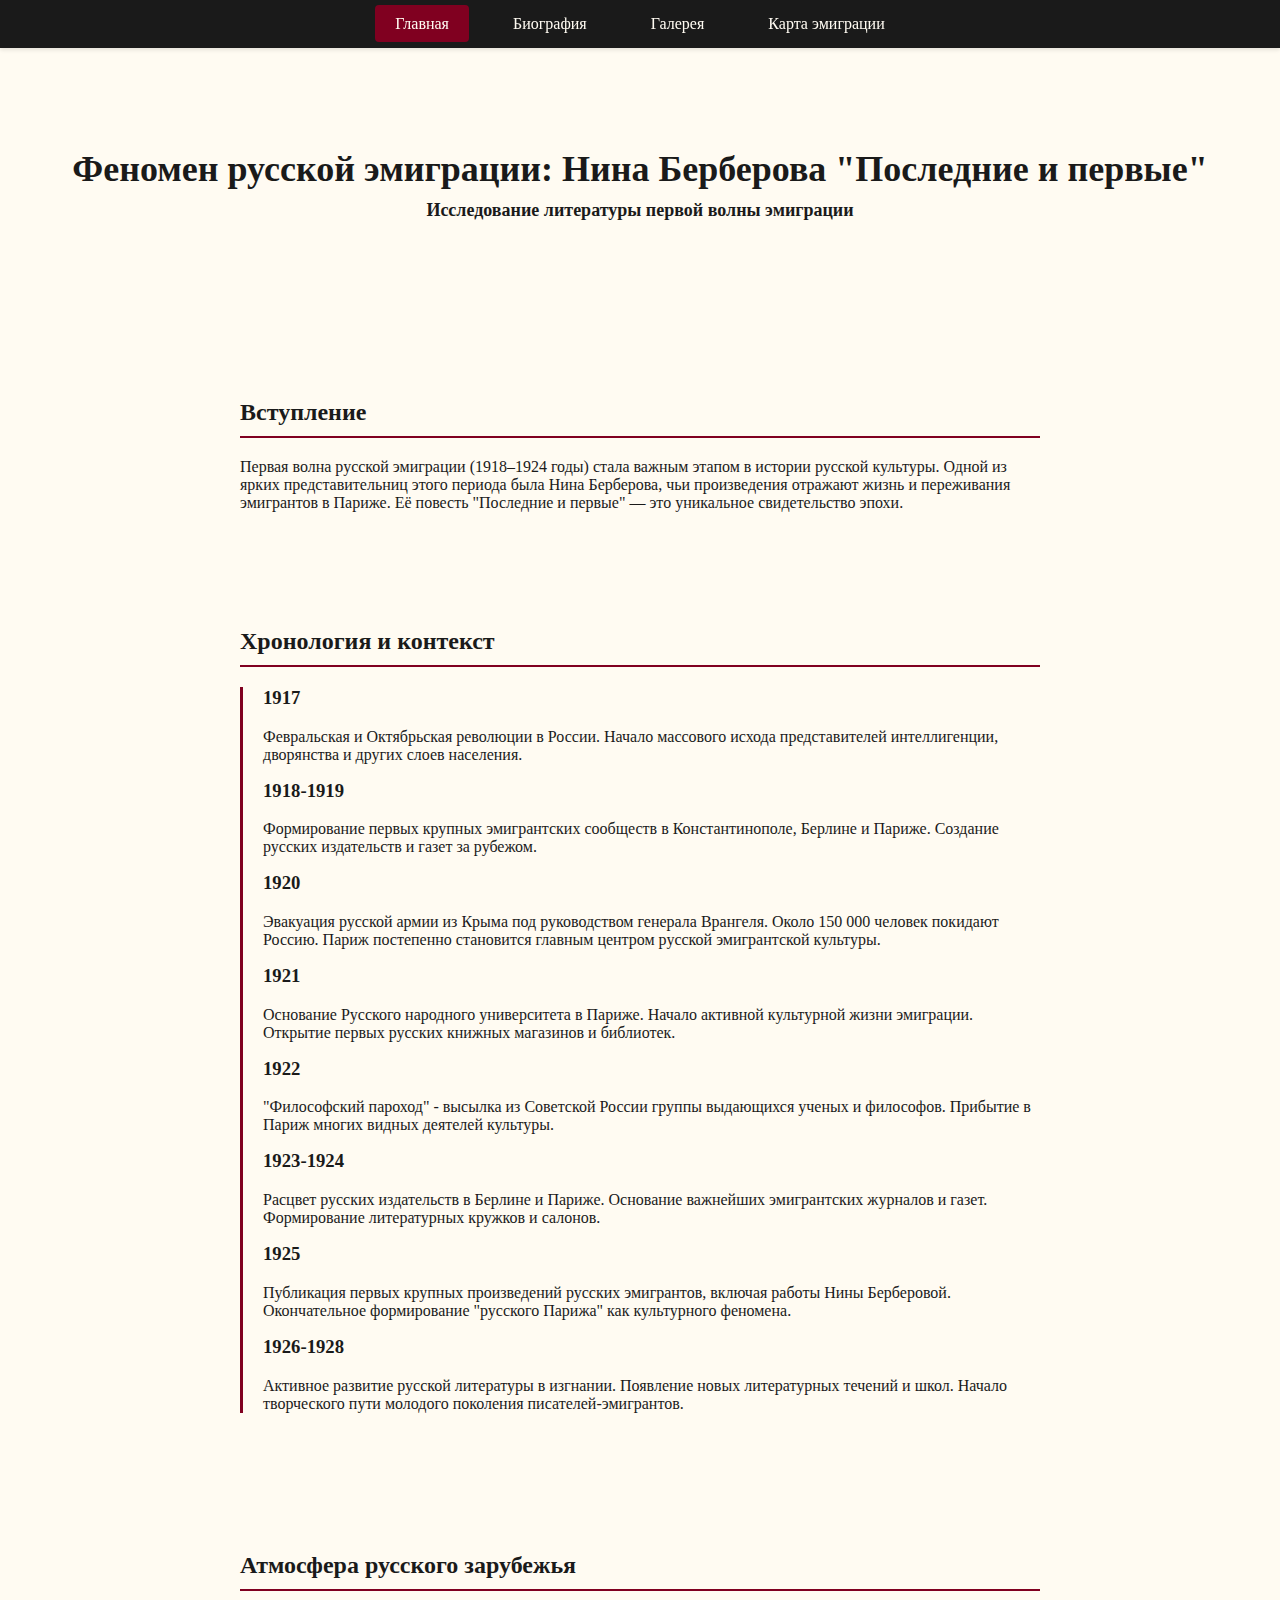
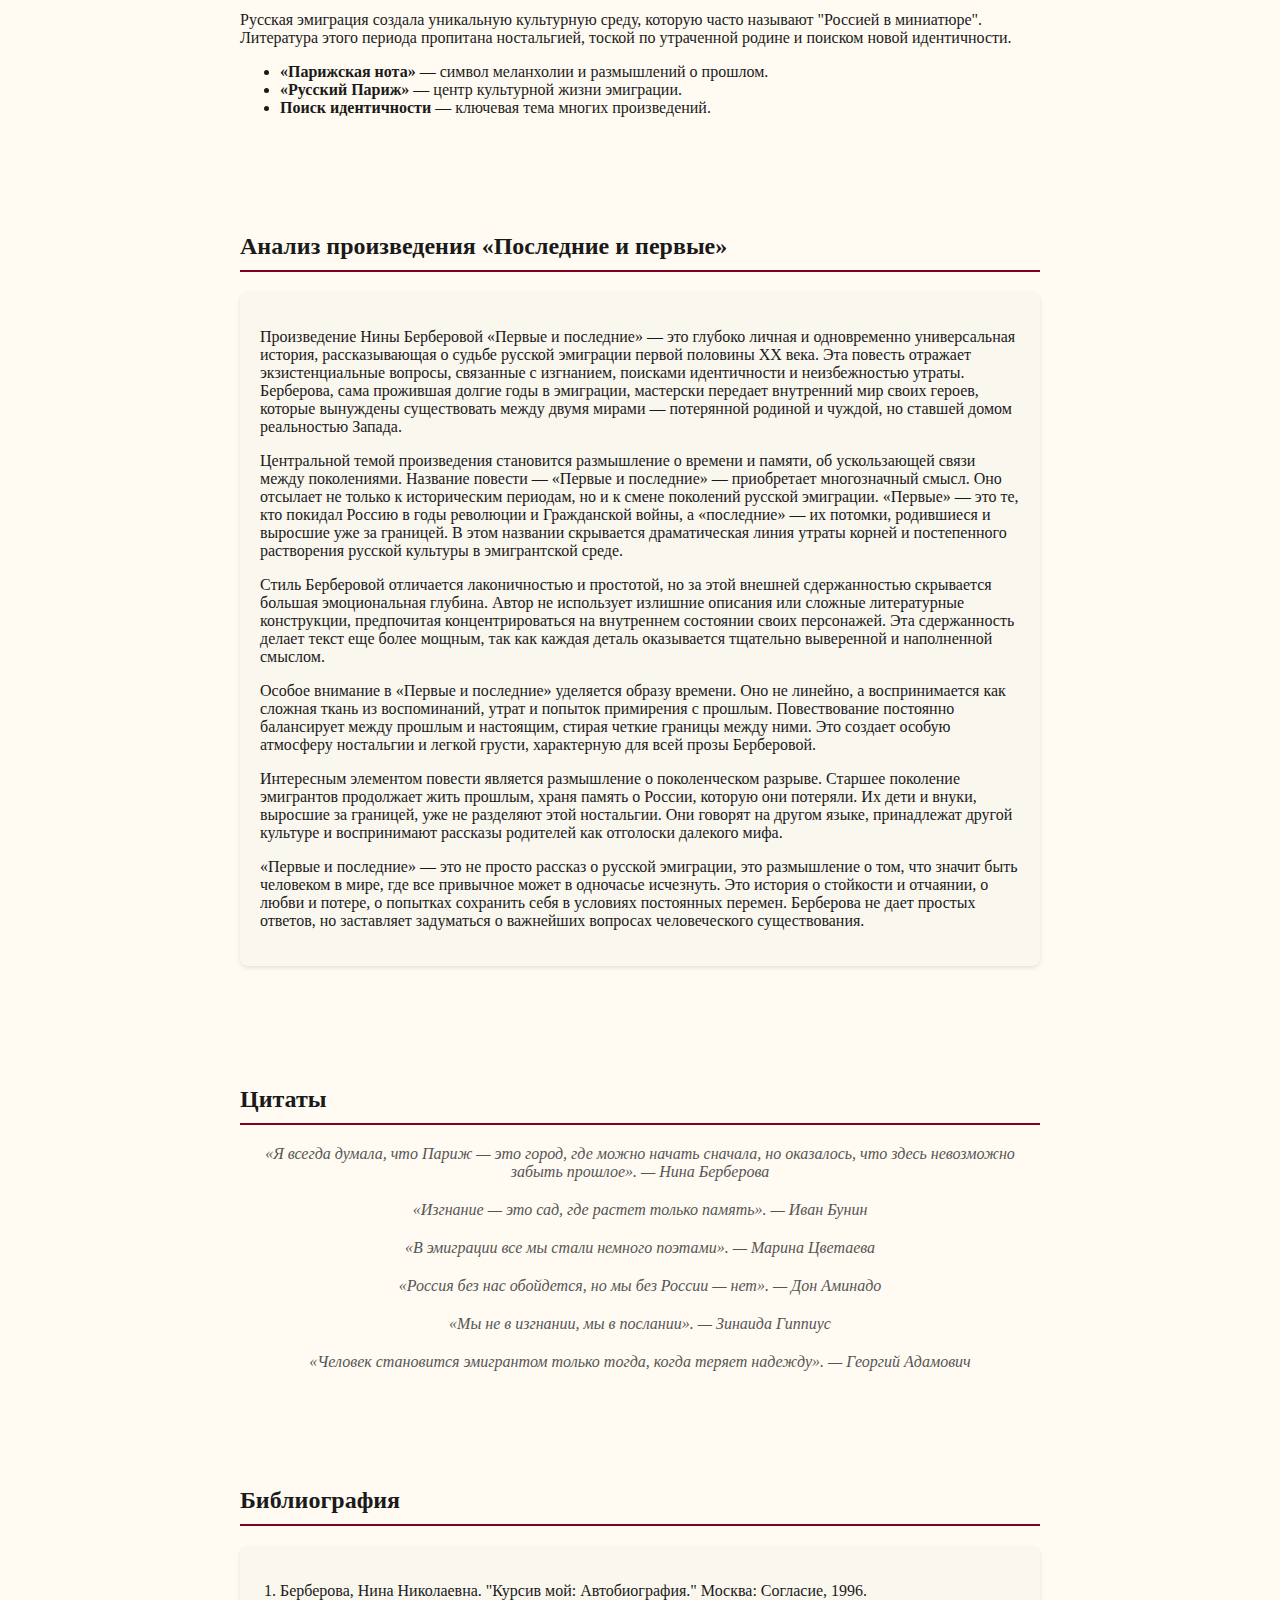
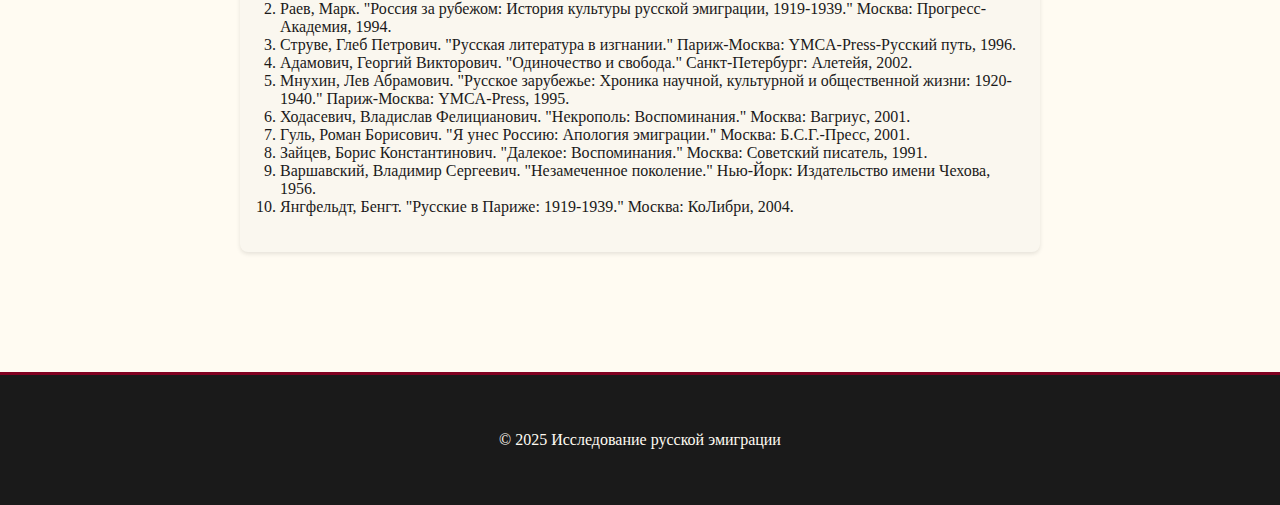
<file: index.html>
<!DOCTYPE html>
<html lang="ru">
<head>
    <meta charset="UTF-8">
    <meta name="viewport" content="width=device-width, initial-scale=1.0">
    <title>russian-emigration-letovo</title>
    <link rel="stylesheet" href="assets/css/style.css">
</head>
<body>
    <nav class="navigation">
        <a href="index.html" class="active">Главная</a>
        <a href="pages/biography.html">Биография</a>
        <a href="pages/gallery.html">Галерея</a>
        <a href="pages/map.html">Карта эмиграции</a>
    </nav>
    <header>
        <h1>Феномен русской эмиграции: Нина Берберова "Последние и первые"</h1>
        <h3>Исследование литературы первой волны эмиграции</h3>
    </header>

    <section>
        <h2>Вступление</h2>
        <p>Первая волна русской эмиграции (1918–1924 годы) стала важным этапом в истории русской культуры. Одной из ярких представительниц этого периода была Нина Берберова, чьи произведения отражают жизнь и переживания эмигрантов в Париже. Её повесть "Последние и первые" — это уникальное свидетельство эпохи.</p>
    </section>

    <section>
        <h2>Хронология и контекст</h2>
        <div class="timeline">
            <h3>1917</h3>
            <p>Февральская и Октябрьская революции в России. Начало массового исхода представителей интеллигенции, дворянства и других слоев населения.</p>
            
            <h3>1918-1919</h3>
            <p>Формирование первых крупных эмигрантских сообществ в Константинополе, Берлине и Париже. Создание русских издательств и газет за рубежом.</p>
            
            <h3>1920</h3>
            <p>Эвакуация русской армии из Крыма под руководством генерала Врангеля. Около 150 000 человек покидают Россию. Париж постепенно становится главным центром русской эмигрантской культуры.</p>
            
            <h3>1921</h3>
            <p>Основание Русского народного университета в Париже. Начало активной культурной жизни эмиграции. Открытие первых русских книжных магазинов и библиотек.</p>
            
            <h3>1922</h3>
            <p>"Философский пароход" - высылка из Советской России группы выдающихся ученых и философов. Прибытие в Париж многих видных деятелей культуры.</p>
            
            <h3>1923-1924</h3>
            <p>Расцвет русских издательств в Берлине и Париже. Основание важнейших эмигрантских журналов и газет. Формирование литературных кружков и салонов.</p>
            
            <h3>1925</h3>
            <p>Публикация первых крупных произведений русских эмигрантов, включая работы Нины Берберовой. Окончательное формирование "русского Парижа" как культурного феномена.</p>
            
            <h3>1926-1928</h3>
            <p>Активное развитие русской литературы в изгнании. Появление новых литературных течений и школ. Начало творческого пути молодого поколения писателей-эмигрантов.</p>
        </div>
    </section>

    <section>
        <h2>Атмосфера русского зарубежья</h2>
        <p>Русская эмиграция создала уникальную культурную среду, которую часто называют "Россией в миниатюре". Литература этого периода пропитана ностальгией, тоской по утраченной родине и поиском новой идентичности.</p>
        <ul>
            <li><strong>«Парижская нота»</strong> — символ меланхолии и размышлений о прошлом.</li>
            <li><strong>«Русский Париж»</strong> — центр культурной жизни эмиграции.</li>
            <li><strong>Поиск идентичности</strong> — ключевая тема многих произведений.</li>
        </ul>
    </section>

    <section>
        <h2>Анализ произведения «Последние и первые»</h2>
        <div class="card">
            <p>Произведение Нины Берберовой «Первые и последние» — это глубоко личная и одновременно универсальная история, рассказывающая о судьбе русской эмиграции первой половины XX века. Эта повесть отражает экзистенциальные вопросы, связанные с изгнанием, поисками идентичности и неизбежностью утраты. Берберова, сама прожившая долгие годы в эмиграции, мастерски передает внутренний мир своих героев, которые вынуждены существовать между двумя мирами — потерянной родиной и чуждой, но ставшей домом реальностью Запада.</p>

            <p>Центральной темой произведения становится размышление о времени и памяти, об ускользающей связи между поколениями. Название повести — «Первые и последние» — приобретает многозначный смысл. Оно отсылает не только к историческим периодам, но и к смене поколений русской эмиграции. «Первые» — это те, кто покидал Россию в годы революции и Гражданской войны, а «последние» — их потомки, родившиеся и выросшие уже за границей. В этом названии скрывается драматическая линия утраты корней и постепенного растворения русской культуры в эмигрантской среде.</p>

            <p>Стиль Берберовой отличается лаконичностью и простотой, но за этой внешней сдержанностью скрывается большая эмоциональная глубина. Автор не использует излишние описания или сложные литературные конструкции, предпочитая концентрироваться на внутреннем состоянии своих персонажей. Эта сдержанность делает текст еще более мощным, так как каждая деталь оказывается тщательно выверенной и наполненной смыслом.</p>

            <p>Особое внимание в «Первые и последние» уделяется образу времени. Оно не линейно, а воспринимается как сложная ткань из воспоминаний, утрат и попыток примирения с прошлым. Повествование постоянно балансирует между прошлым и настоящим, стирая четкие границы между ними. Это создает особую атмосферу ностальгии и легкой грусти, характерную для всей прозы Берберовой.</p>

            <p>Интересным элементом повести является размышление о поколенческом разрыве. Старшее поколение эмигрантов продолжает жить прошлым, храня память о России, которую они потеряли. Их дети и внуки, выросшие за границей, уже не разделяют этой ностальгии. Они говорят на другом языке, принадлежат другой культуре и воспринимают рассказы родителей как отголоски далекого мифа.</p>

            <p>«Первые и последние» — это не просто рассказ о русской эмиграции, это размышление о том, что значит быть человеком в мире, где все привычное может в одночасье исчезнуть. Это история о стойкости и отчаянии, о любви и потере, о попытках сохранить себя в условиях постоянных перемен. Берберова не дает простых ответов, но заставляет задуматься о важнейших вопросах человеческого существования.</p>
        </div>
    </section>

    <section>
        <h2>Цитаты</h2>
        <p class="quote">«Я всегда думала, что Париж — это город, где можно начать сначала, но оказалось, что здесь невозможно забыть прошлое». — Нина Берберова</p>
        <p class="quote">«Изгнание — это сад, где растет только память». — Иван Бунин</p>
        <p class="quote">«В эмиграции все мы стали немного поэтами». — Марина Цветаева</p>
        <p class="quote">«Россия без нас обойдется, но мы без России — нет». — Дон Аминадо</p>
        <p class="quote">«Мы не в изгнании, мы в послании». — Зинаида Гиппиус</p>
        <p class="quote">«Человек становится эмигрантом только тогда, когда теряет надежду». — Георгий Адамович</p>
    </section>

    <section>
        <h2>Библиография</h2>
        <div class="card">
            <ol style="padding-left: 20px; text-align: left;">
                <li>Берберова, Нина Николаевна. "Курсив мой: Автобиография." Москва: Согласие, 1996.</li>
                <li>Раев, Марк. "Россия за рубежом: История культуры русской эмиграции, 1919-1939." Москва: Прогресс-Академия, 1994.</li>
                <li>Струве, Глеб Петрович. "Русская литература в изгнании." Париж-Москва: YMCA-Press-Русский путь, 1996.</li>
                <li>Адамович, Георгий Викторович. "Одиночество и свобода." Санкт-Петербург: Алетейя, 2002.</li>
                <li>Мнухин, Лев Абрамович. "Русское зарубежье: Хроника научной, культурной и общественной жизни: 1920-1940." Париж-Москва: YMCA-Press, 1995.</li>
                <li>Ходасевич, Владислав Фелицианович. "Некрополь: Воспоминания." Москва: Вагриус, 2001.</li>
                <li>Гуль, Роман Борисович. "Я унес Россию: Апология эмиграции." Москва: Б.С.Г.-Пресс, 2001.</li>
                <li>Зайцев, Борис Константинович. "Далекое: Воспоминания." Москва: Советский писатель, 1991.</li>
                <li>Варшавский, Владимир Сергеевич. "Незамеченное поколение." Нью-Йорк: Издательство имени Чехова, 1956.</li>
                <li>Янгфельдт, Бенгт. "Русские в Париже: 1919-1939." Москва: КоЛибри, 2004.</li>
            </ol>
        </div>
    </section>

    <footer>
        <p>© 2025 Исследование русской эмиграции</p>
    </footer>
</body>
</html>
</file>
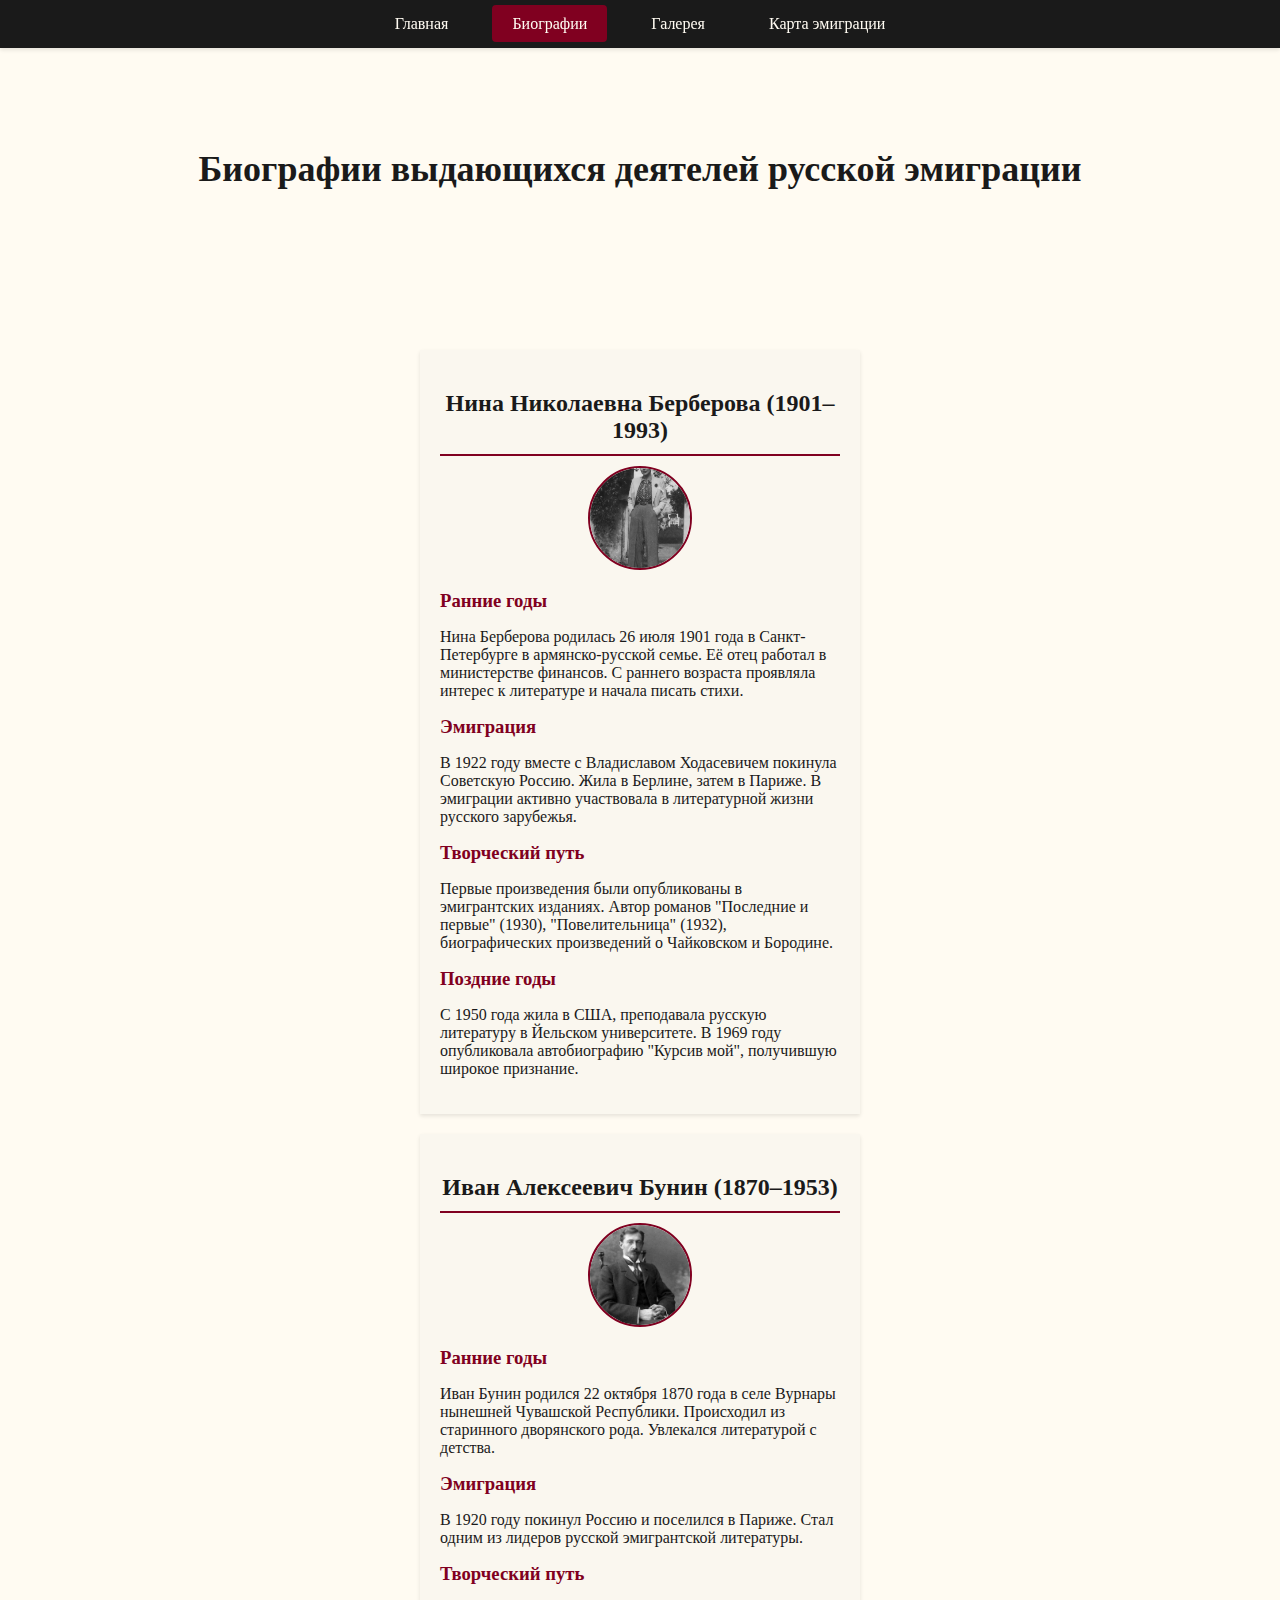
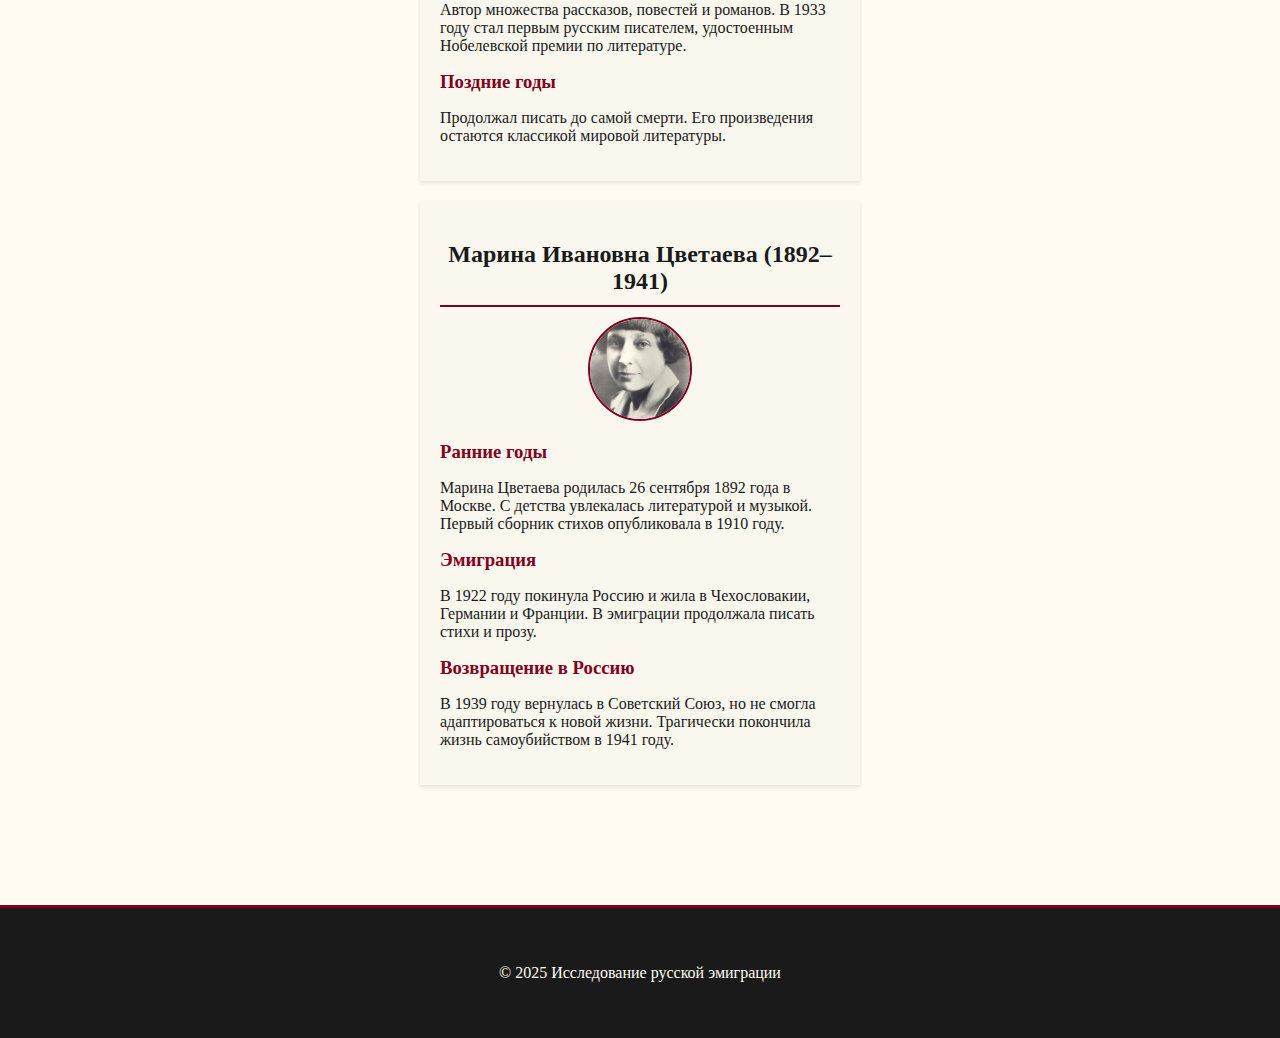
<file: pages/biography.html>
<!DOCTYPE html>
<html lang="ru">
<head>
    <meta charset="UTF-8">
    <meta name="viewport" content="width=device-width, initial-scale=1.0">
    <title>Биографии русских эмигрантов</title>
    <link rel="stylesheet" href="../assets/css/style.css">
</head>
<body>
    <nav class="navigation">
        <a href="../index.html">Главная</a>
        <a href="biography.html" class="active">Биографии</a>
        <a href="gallery.html">Галерея</a>
        <a href="map.html">Карта эмиграции</a>
    </nav>
    <header class="biography-header">
        <h1>Биографии выдающихся деятелей русской эмиграции</h1>
    </header>
    <section>
        <!-- Карточки с биографиями -->
        <div class="biographies">
            <!-- Биография Нины Берберовой -->
            <div class="biography-card">
                <h2>Нина Николаевна Берберова (1901–1993)</h2>
                <img src="../assets/img/IMG_1737.jpeg" alt="Нина Берберова" class="author-image">
                <div class="bio-content">
                    <h3>Ранние годы</h3>
                    <p>Нина Берберова родилась 26 июля 1901 года в Санкт-Петербурге в армянско-русской семье. Её отец работал в министерстве финансов. С раннего возраста проявляла интерес к литературе и начала писать стихи.</p>
                    <h3>Эмиграция</h3>
                    <p>В 1922 году вместе с Владиславом Ходасевичем покинула Советскую Россию. Жила в Берлине, затем в Париже. В эмиграции активно участвовала в литературной жизни русского зарубежья.</p>
                    <h3>Творческий путь</h3>
                    <p>Первые произведения были опубликованы в эмигрантских изданиях. Автор романов "Последние и первые" (1930), "Повелительница" (1932), биографических произведений о Чайковском и Бородине.</p>
                    <h3>Поздние годы</h3>
                    <p>С 1950 года жила в США, преподавала русскую литературу в Йельском университете. В 1969 году опубликовала автобиографию "Курсив мой", получившую широкое признание.</p>
                </div>
            </div>

            <!-- Биография Ивана Бунина -->
            <div class="biography-card">
                <h2>Иван Алексеевич Бунин (1870–1953)</h2>
                <img src="../assets/img/ivan_bunin.jpg" alt="Иван Бунин" class="author-image">
                <div class="bio-content">
                    <h3>Ранние годы</h3>
                    <p>Иван Бунин родился 22 октября 1870 года в селе Вурнары нынешней Чувашской Республики. Происходил из старинного дворянского рода. Увлекался литературой с детства.</p>
                    <h3>Эмиграция</h3>
                    <p>В 1920 году покинул Россию и поселился в Париже. Стал одним из лидеров русской эмигрантской литературы.</p>
                    <h3>Творческий путь</h3>
                    <p>Автор множества рассказов, повестей и романов. В 1933 году стал первым русским писателем, удостоенным Нобелевской премии по литературе.</p>
                    <h3>Поздние годы</h3>
                    <p>Продолжал писать до самой смерти. Его произведения остаются классикой мировой литературы.</p>
                </div>
            </div>

            <!-- Биография Марины Цветаевой -->
            <div class="biography-card">
                <h2>Марина Ивановна Цветаева (1892–1941)</h2>
                <img src="../assets/img/marina_tsvetaeva.jpg" alt="Марина Цветаева" class="author-image">
                <div class="bio-content">
                    <h3>Ранние годы</h3>
                    <p>Марина Цветаева родилась 26 сентября 1892 года в Москве. С детства увлекалась литературой и музыкой. Первый сборник стихов опубликовала в 1910 году.</p>
                    <h3>Эмиграция</h3>
                    <p>В 1922 году покинула Россию и жила в Чехословакии, Германии и Франции. В эмиграции продолжала писать стихи и прозу.</p>
                    <h3>Возвращение в Россию</h3>
                    <p>В 1939 году вернулась в Советский Союз, но не смогла адаптироваться к новой жизни. Трагически покончила жизнь самоубийством в 1941 году.</p>
                </div>
            </div>
        </div>
    </section>
    <footer>
        <p>© 2025 Исследование русской эмиграции</p>
    </footer>
</body>
</html>
</file>
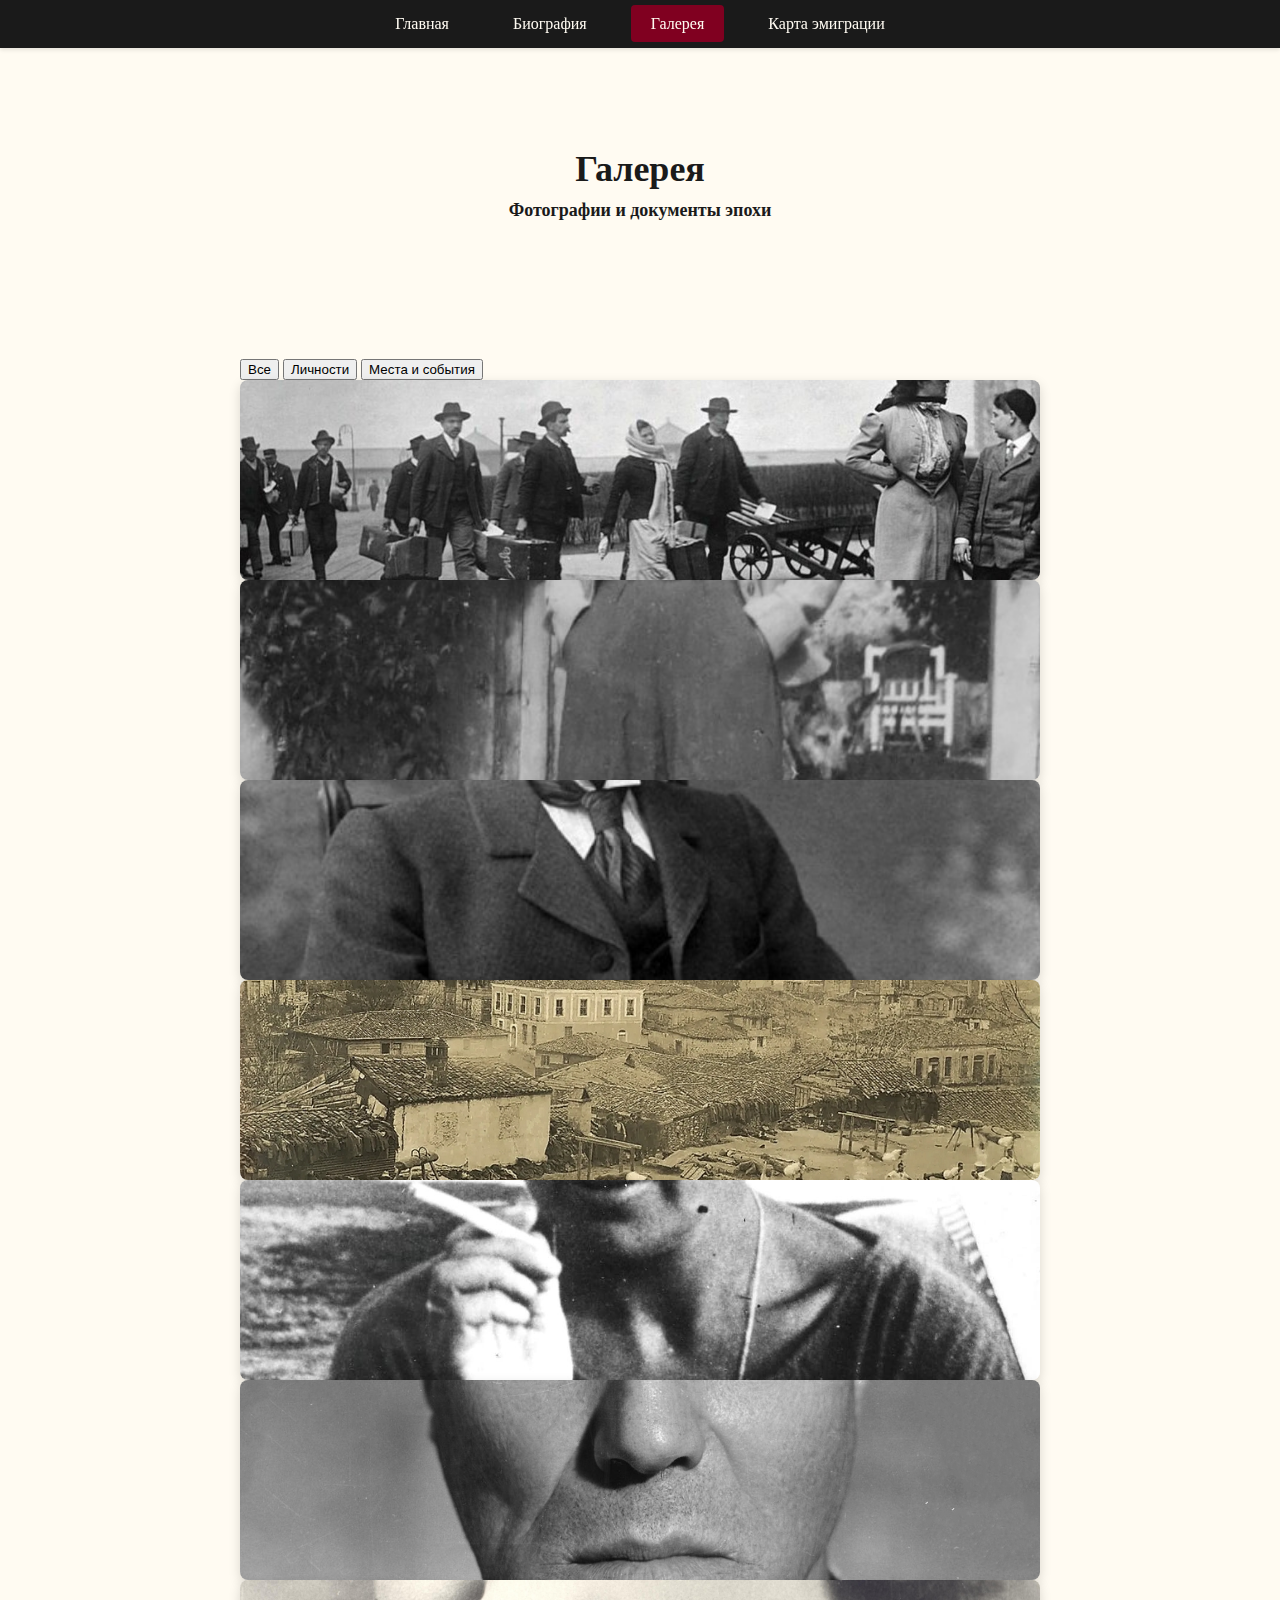
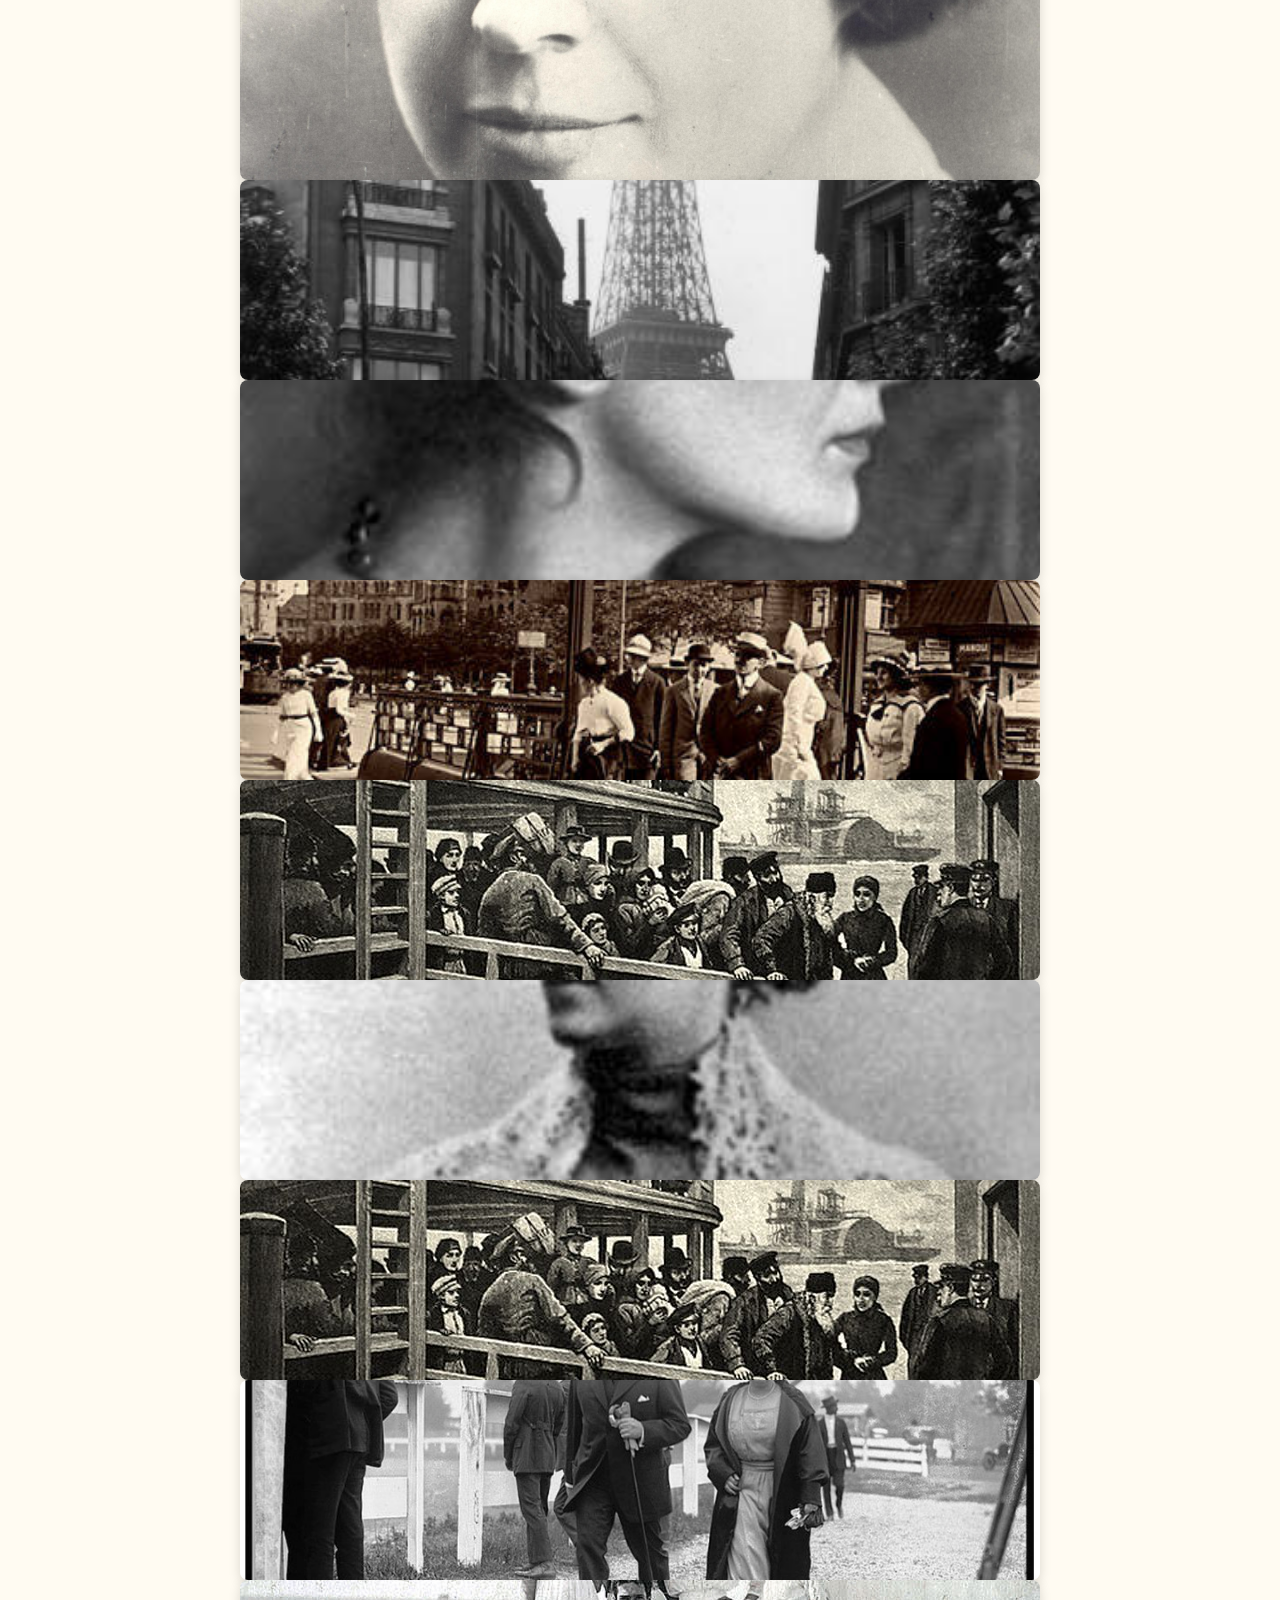
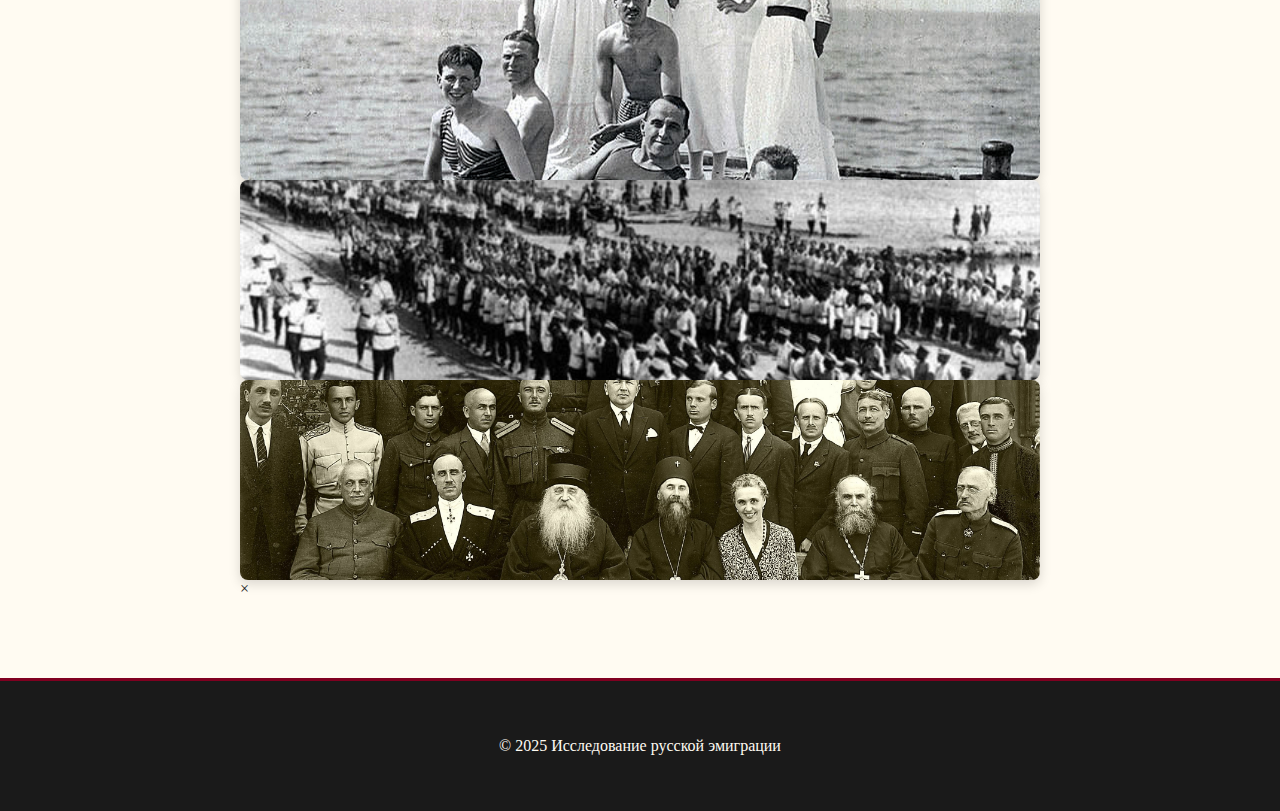
<file: pages/gallery.html>
<!DOCTYPE html>
<html lang="ru">
<head>
    <meta charset="UTF-8">
    <meta name="viewport" content="width=device-width, initial-scale=1.0">
    <title>Галерея - Русская эмиграция</title>
    <link rel="stylesheet" href="../assets/css/style.css">
</head>
<body>
    <nav class="navigation">
        <a href="../index.html">Главная</a>
        <a href="biography.html">Биография</a>
        <a href="gallery.html" class="active">Галерея</a>
        <a href="map.html">Карта эмиграции</a>
    </nav>
    <header class="gallery-header">
        <h1>Галерея</h1>
        <h3>Фотографии и документы эпохи</h3>
    </header>
<section class="full-width-gallery">
        <div class="filter-controls">
            <button class="filter-btn active" data-filter="all">Все</button>
            <button class="filter-btn" data-filter="people">Личности</button>
            <button class="filter-btn" data-filter="places">Места и события</button>
        </div>

        <div class="gallery-masonry" id="galleryContainer">
            <!-- Item 1: Places -->
            <div class="gallery-item" data-category="places">
                <img src="../assets/img/IMG_1744.jpeg" alt="Русские беженцы, 1919 год" loading="lazy">
                <div class="gallery-caption">Русские беженцы, 1919 год</div>
            </div>

            <!-- Item 2: People -->
            <div class="gallery-item" data-category="people">
                <img src="../assets/img/IMG_1737.jpeg" alt="Нина Берберова" loading="lazy">
                <div class="gallery-caption">Нина Берберова</div>
            </div>

            <!-- Item 3: People (Bunin) -->
            <div class="gallery-item" data-category="people">
                <img src="../assets/img/ivan_bunin.jpg" alt="Иван Бунин" loading="lazy">
                <div class="gallery-caption">Иван Бунин: Жизнь в Грассе</div>
            </div>

            <!-- Item 4: People -->
            <div class="gallery-item" data-category="people">
                <img src="../assets/img/IMG_1735.jpeg" alt="Русские эмигранты" loading="lazy">
                <div class="gallery-caption">Русские эмигранты: Ожидание виз</div>
            </div>

            <!-- Item 5: People -->
            <div class="gallery-item" data-category="people">
                <img src="../assets/img/IMG_1738.jpeg" alt="Марина Цветаева" loading="lazy">
                <div class="gallery-caption">Марина Цветаева</div>
            </div>

            <!-- Item 6: People -->
            <div class="gallery-item" data-category="people">
                <img src="../assets/img/Boris_Pasternak_1959_photo.jpg" alt="Борис Пастернак" loading="lazy">
                <div class="gallery-caption">Борис Пастернак</div>
            </div>

            <!-- Item 7: People (Tsvetaeva alt) -->
            <div class="gallery-item" data-category="people">
                <img src="../assets/img/marina_tsvetaeva.jpg" alt="Марина Цветаева (Портрет)" loading="lazy">
                <div class="gallery-caption">Марина Цветаева (Портрет)</div>
            </div>

            <!-- Item 8: Places/Documents (IMG_1742) -->
            <div class="gallery-item" data-category="places">
                <img src="../assets/img/IMG_1742.png" alt="Литературные заметки" loading="lazy">
                <div class="gallery-caption">Литературные заметки и рукописи</div>
            </div>

            <!-- Item 9: People -->
            <div class="gallery-item" data-category="people">
                <img src="../assets/img/IMG_1746.jpeg" alt="Анна Ахматова" loading="lazy">
                <div class="gallery-caption">Анна Ахматова</div>
            </div>

            <!-- Item 10: Places (Berlin) -->
            <div class="gallery-item" data-category="places">
                <img src="../assets/img/IMG_1747.jpeg" alt="Русский Берлин" loading="lazy">
                <div class="gallery-caption">Русский Берлин: Центр эмиграции 1920-х</div>
            </div>

            <!-- Item 11: Places (Constantinople) -->
            <div class="gallery-item" data-category="places">
                <img src="../assets/img/russian_emigres_in_constantinople.jpg" alt="Русские в Константинополе" loading="lazy">
                <div class="gallery-caption">Русские эмигранты в Константинополе</div>
            </div>

            <!-- Item 12: People -->
            <div class="gallery-item" data-category="people">
                <img src="../assets/img/Gippius_1910s.jpg" alt="Зинаида Гиппиус" loading="lazy">
                <div class="gallery-caption">Зинаида Гиппиус "Зеленая лампа"</div>
            </div>

            <!-- Item 13: People (IMG_1733) -->
            <div class="gallery-item" data-category="people">
                <img src="../assets/img/IMG_1733.jpeg" alt="Группа писателей" loading="lazy">
                <div class="gallery-caption">Группа писателей-эмигрантов</div>
            </div>

            <!-- Item 14: People -->
            <div class="gallery-item" data-category="people">
                <img src="../assets/img/IMG_1732.jpeg" alt="Борис Бахметев" loading="lazy">
                <div class="gallery-caption">Борис Бахметев с женой, 1922 г.</div>
            </div>

            <!-- Item 15: Places -->
            <div class="gallery-item" data-category="places">
                <img src="../assets/img/IMG_1734.jpeg" alt="Острова (Турция)" loading="lazy">
                <div class="gallery-caption">Белоэмигранты на Принцевых островах</div>
            </div>

            <!-- Item 16: Places -->
            <div class="gallery-item" data-category="places">
                <img src="../assets/img/Gallipoli.jpg" alt="Галлиполи" loading="lazy">
                <div class="gallery-caption">Генерал Кутепов в Галлиполи, 1921</div>
            </div>

             <!-- Item 17: Places (Gosti) -->
             <div class="gallery-item" data-category="places">
                <img src="../assets/img/gosti.jpg" alt="Здравница" loading="lazy">
                <div class="gallery-caption">Здравница им. генерала Врангеля (Белград)</div>
            </div>

        </div>

    <!-- Lightbox Modal -->
    <div id="lightbox" class="lightbox">
        <span class="close-lightbox">&times;</span>
        <img class="lightbox-content" id="lightbox-img">
        <div id="lightbox-caption"></div> <!-- ID matched JS -->
    </div>

    </section>
    <script src="../assets/js/gallery.js"></script>
    <footer>
        <p>© 2025 Исследование русской эмиграции</p>
    </footer>
</body>
</html>
</file>
<file: assets/css/style.css>
body {
  font-family: "Georgia", serif;
  background-color: #FFFBF2;
  color: #1A1A1A;
  margin: 0;
  padding: 0;
}

.navigation {
  background-color: #1A1A1A;
  padding: 15px 0;
  position: sticky;
  top: 0;
  z-index: 1000;
  text-align: center;
  box-shadow: 0 2px 4px rgba(0, 0, 0, 0.1);
}

.navigation a {
  color: #FFFBF2;
  text-decoration: none;
  padding: 10px 20px;
  margin: 0 10px;
  border-radius: 4px;
  transition: background-color 0.3s ease;
}

.navigation a:hover {
  background-color: #800020;
}

.navigation a.active {
  background-color: #800020;
  color: #FFFBF2;
}

.biography-header,
.gallery-header,
.map-header,
header {
  text-align: center;
  padding: 100px 20px;
}

header h1 {
  font-size: 48px;
  margin: 0;
  color: #1A1A1A;
}

header h3 {
  font-size: 24px;
  margin-top: 10px;
  color: #1A1A1A;
}

section {
  padding: 40px 20px;
  max-width: 800px;
  margin: 0 auto;
}

h2 {
  border-bottom: 2px solid #800020;
  padding-bottom: 10px;
  margin-bottom: 20px;
  color: #1A1A1A;
}

.card {
  background-color: #FAF7EF;
  box-shadow: 0 2px 4px rgba(0, 0, 0, 0.1);
  padding: 20px;
  margin-bottom: 20px;
  border-radius: 8px;
}

.timeline {
  border-left: 3px solid #800020;
  padding-left: 20px;
  margin-bottom: 40px;
}

.timeline h3 {
  margin-top: 0;
}

.quote {
  font-style: italic;
  color: #555;
  text-align: center;
  margin-top: 20px;
}

.map-container {
  padding: 20px;
  max-width: 1200px;
  margin: 0 auto;
}

#emigration-map {
  height: 500px;
  width: 100%;
  border: 2px solid #800020;
  border-radius: 8px;
  margin-bottom: 20px;
}

.map-legend {
  background-color: #FAF7EF;
  padding: 20px;
  border-radius: 8px;
  box-shadow: 0 2px 4px rgba(0, 0, 0, 0.1);
}

.map-legend ul {
  list-style-type: none;
  padding: 0;
}

.map-legend li {
  margin: 10px 0;
  padding-left: 20px;
  position: relative;
}

.map-legend li:before {
  content: "•";
  color: #800020;
  position: absolute;
  left: 0;
}

footer {
  background-color: #1A1A1A;
  color: #FFFBF2;
  text-align: center;
  padding: 40px;
  margin-top: 60px;
  border-top: 3px solid #800020;
}

/*General adjustments*/
header h1 {
  font-size: 36px;
}

header h3 {
  font-size: 18px;
}

.gallery {
  gap: 15px;
}

.gallery-item img,
.gallery-item video {
  height: 180px;
}



.biographies {
  display: flex;
  flex-wrap: wrap;
  gap: 20px;
  padding: 20px;
  justify-content: center;
}

.biography-card {
  background-color: #FAF7EF;
  box-shadow: 0 2px 4px rgba(0, 0, 0, 0.1);
  width: 100%;
  max-width: 400px;
  padding: 20px;
  transition: transform 0.3s ease;
}

.biography-card:hover {
  transform: scale(1.02);
}

.biography-card h2 {
  text-align: center;
  color: #1A1A1A;
  margin-bottom: 10px;
}

.author-image {
  display: block;
  margin: 0 auto;
  width: 100px;
  height: 100px;
  object-fit: cover;
  border-radius: 50%;
  border: 2px solid #800020;
}

.bio-content {
  margin-top: 20px;
}

.bio-content h3 {
  color: #800020;
  margin: 15px 0 10px;
}

@media (max-width: 768px) {
  .biography-card {
    max-width: 100%;
  }
}

.full-width-gallery {
  padding: 20px;
}

.gallery {
  display: -ms-grid; /* IE Fallback */
  display: grid;
  grid-template-columns: repeat(auto-fill, minmax(250px, 1fr));
  grid-gap: 20px;
  margin: 0 auto;
  grid-auto-flow: dense;
}

.gallery-item {
  position: relative;
  overflow: hidden;
  border-radius: 8px;
  box-shadow: 0 4px 12px rgba(0, 0, 0, 0.15);
  transition: transform 0.3s ease;
  border: none;
}

.gallery-item:hover {
  transform: scale(1.05);
}

.gallery-item img,
.gallery-item video {
  width: 100%;
  height: 200px;
  object-fit: cover;
  display: block;
  -webkit-user-select: none;
  user-select: none;
  -webkit-touch-callout: none;
  -webkit-tap-highlight-color: transparent;
}

.gallery-caption {
  position: absolute;
  bottom: 0;
  left: 0;
  right: 0;
  background: rgba(128, 0, 32, 0.85);
  color: #FFFBF2;
  padding: 15px;
  font-size: 14px;
  text-align: center;
  opacity: 0;
  transition: opacity 0.3s ease;
}

.gallery-item:hover .gallery-caption {
  opacity: 1;
}

.gallery-item-tall {
  grid-row: span 2;
}

.gallery-item-wide {
  grid-column: span 2;
}

.gallery-item-full {
  grid-column: 1 / -1;
}

.gallery-item-full video {
  height: auto;
}

/*Smaller screens*/

@media (max-width: 768px) {
  header h1 {
    font-size: 36px;
  }
  header h3 {
    font-size: 18px;
  }
  .gallery {
    gap: 15px;
  }
  .gallery-item img,
  .gallery-item video {
    height: 180px;
  }
}

@media (max-width: 480px) {
  header h1 {
    font-size: 30px;
  }

  header h3 {
    font-size: 16px;
  }

  .gallery-item img,
  .gallery-item video {
    height: 150px;
  }
}
</file>
